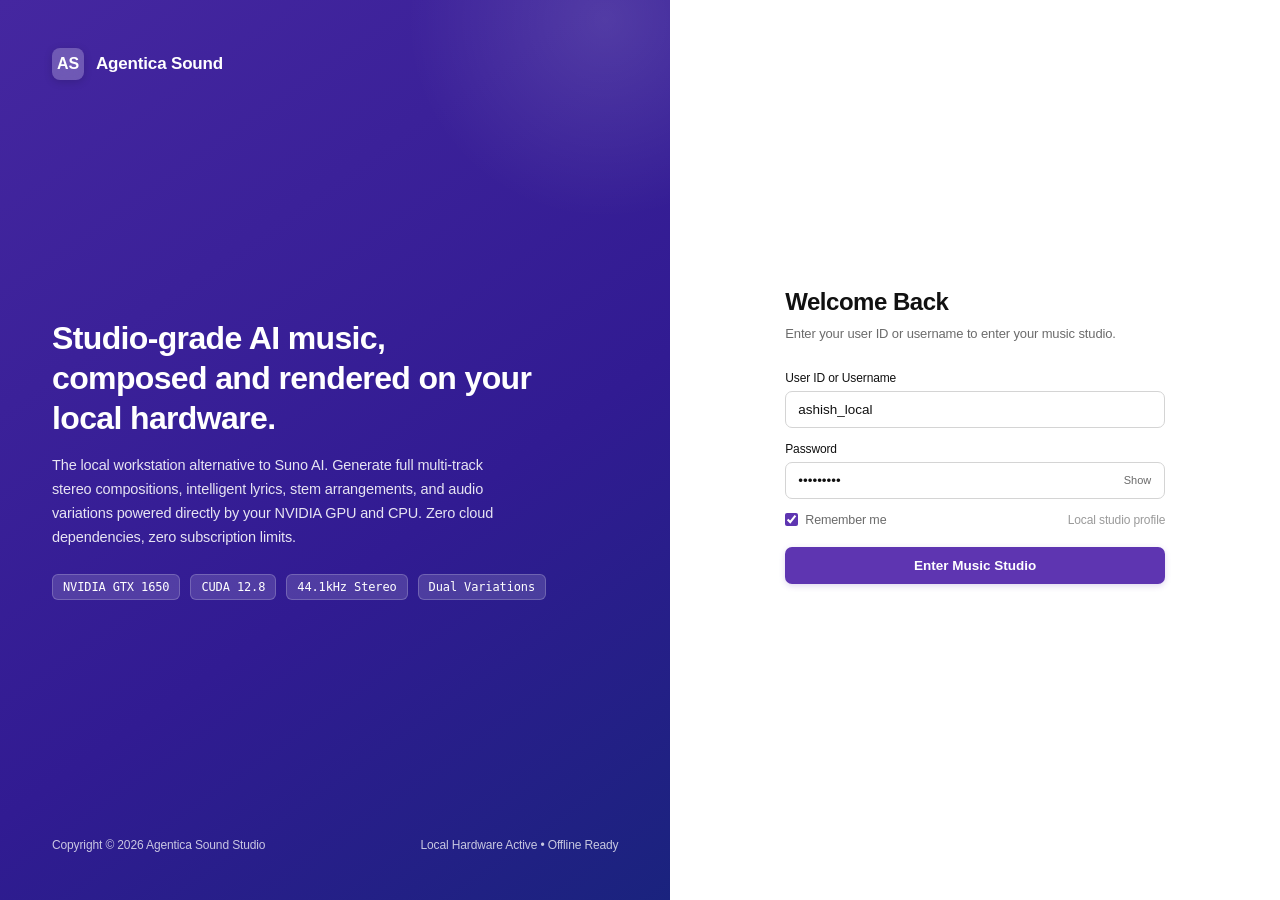
<file: frontend/index.html>
<!doctype html>
<html lang="en">
<head>
  <meta charset="utf-8" />
  <meta name="viewport" content="width=device-width, initial-scale=1" />
  <title>Agentica Sound — Suno AI Local Music Workstation</title>
  <link rel="stylesheet" href="static/css/app.css?v=3" />
</head>
<body>
  <div class="shell">
    <!-- ------------------------------------------------------- Left Sidebar -->
    <aside class="sidebar">
      <div class="brand">
        <span class="brand-glyph">AS</span> Agentica<span>Sound</span>
      </div>
      <div class="tagline">Suno AI Local Hardware Studio</div>

      <nav class="nav" id="nav">
        <button class="nav-btn active" data-view="studio">
          <svg class="icon-svg" width="14" height="14" viewBox="0 0 24 24" fill="none" stroke="currentColor" stroke-width="2"><path d="M9 18V5l12-2v13"></path><circle cx="6" cy="18" r="3"></circle><circle cx="18" cy="16" r="3"></circle></svg>
          <span>Studio (Create)</span>
        </button>
        <button class="nav-btn" data-view="library">
          <svg class="icon-svg" width="14" height="14" viewBox="0 0 24 24" fill="none" stroke="currentColor" stroke-width="2"><rect x="3" y="3" width="18" height="18" rx="2"></rect><line x1="3" y1="9" x2="21" y2="9"></line><line x1="9" y1="21" x2="9" y2="9"></line></svg>
          <span>Library</span>
        </button>
        <button class="nav-btn" data-view="lyrics">
          <svg class="icon-svg" width="14" height="14" viewBox="0 0 24 24" fill="none" stroke="currentColor" stroke-width="2"><path d="M12 20h9"></path><path d="M16.5 3.5a2.121 2.121 0 0 1 3 3L7 19l-4 1 1-4L16.5 3.5z"></path></svg>
          <span>Lyrics Lab</span>
        </button>
        <button class="nav-btn" data-view="hardware">
          <svg class="icon-svg" width="14" height="14" viewBox="0 0 24 24" fill="none" stroke="currentColor" stroke-width="2"><rect x="4" y="4" width="16" height="16" rx="2"></rect><rect x="9" y="9" width="6" height="6"></rect><line x1="9" y1="1" x2="9" y2="4"></line><line x1="15" y1="1" x2="15" y2="4"></line><line x1="9" y1="20" x2="9" y2="23"></line><line x1="15" y1="20" x2="15" y2="23"></line><line x1="20" y1="9" x2="23" y2="9"></line><line x1="20" y1="14" x2="23" y2="14"></line><line x1="1" y1="9" x2="4" y2="9"></line><line x1="1" y1="14" x2="4" y2="14"></line></svg>
          <span>Hardware & GPU</span>
        </button>
        <button class="nav-btn" data-view="models">
          <svg class="icon-svg" width="14" height="14" viewBox="0 0 24 24" fill="none" stroke="currentColor" stroke-width="2"><path d="M21 15v4a2 2 0 0 1-2 2H5a2 2 0 0 1-2-2v-4"></path><polyline points="7 10 12 15 17 10"></polyline><line x1="12" y1="15" x2="12" y2="3"></line></svg>
          <span>Model Manager</span>
        </button>
        <button class="nav-btn" data-view="settings">
          <svg class="icon-svg" width="14" height="14" viewBox="0 0 24 24" fill="none" stroke="currentColor" stroke-width="2"><circle cx="12" cy="12" r="3"></circle><path d="M19.4 15a1.65 1.65 0 0 0 .33 1.82l.06.06a2 2 0 0 1 0 2.83 2 2 0 0 1-2.83 0l-.06-.06a1.65 1.65 0 0 0-1.82-.33 1.65 1.65 0 0 0-1 1.51V21a2 2 0 0 1-2 2 2 2 0 0 1-2-2v-.09A1.65 1.65 0 0 0 9 19.4a1.65 1.65 0 0 0-1.82.33l-.06.06a2 2 0 0 1-2.83 0 2 2 0 0 1 0-2.83l.06-.06a1.65 1.65 0 0 0 .33-1.82 1.65 1.65 0 0 0-1.51-1H3a2 2 0 0 1-2-2 2 2 0 0 1 2-2h.09A1.65 1.65 0 0 0 4.6 9a1.65 1.65 0 0 0-.33-1.82l-.06-.06a2 2 0 0 1 0-2.83 2 2 0 0 1 2.83 0l.06.06a1.65 1.65 0 0 0 1.82.33H9a1.65 1.65 0 0 0 1-1.51V3a2 2 0 0 1 2-2 2 2 0 0 1 2 2v.09a1.65 1.65 0 0 0 1 1.51 1.65 1.65 0 0 0 1.82-.33l.06-.06a2 2 0 0 1 2.83 0 2 2 0 0 1 0 2.83l-.06.06a1.65 1.65 0 0 0-.33 1.82V9a1.65 1.65 0 0 0 1.51 1H21a2 2 0 0 1 2 2 2 2 0 0 1-2 2h-.09a1.65 1.65 0 0 0-1.51 1z"></path></svg>
          <span>Audio Settings</span>
        </button>
      </nav>

      <div class="spacer"></div>

      <!-- Live GPU status preview card -->
      <div class="sidebar-hw">
        <div class="hw-title">
          <span>Local Hardware</span>
          <span class="dot dot-run"></span>
        </div>
        <div class="hw-name" id="sidebar-gpu-name">NVIDIA GTX 1650</div>
        <div class="hw-bar">
          <div class="hw-bar-fill" id="sidebar-vram-fill"></div>
        </div>
      </div>

      <!-- User ID representation at lower left (as requested) -->
      <div class="account">
        <div class="avatar" id="holder-avatar">AL</div>
        <div class="who">
          <div class="name" id="holder-name">ashish_local</div>
          <div class="role" id="holder-role">GTX 1650 &bull; Studio Master</div>
        </div>
        <button class="link-btn" id="btn-logout" title="Sign out of local studio">Sign out</button>
      </div>
    </aside>

    <!-- ------------------------------------------------------ Center Main -->
    <main class="main">
      <div class="head">
        <div class="head-left">
          <h1 id="view-title">Create Music Studio</h1>
          <span class="badge-status">
            <span class="dot dot-run"></span> CUDA &bull; GTX 1650 ONLINE
          </span>
        </div>
        <div class="clock" id="clock">00:00:00</div>
      </div>

      <!-- Top Metric Cards -->
      <div class="cards">
        <div class="card">
          <div class="k">Tracks Generated</div>
          <div class="v" id="card-total">0</div>
        </div>
        <div class="card">
          <div class="k">GPU Hardware</div>
          <div class="v" id="card-gpu">GTX 1650</div>
        </div>
        <div class="card">
          <div class="k">VRAM Allocation</div>
          <div class="v small" id="card-vram">Calculating...</div>
        </div>
        <div class="card">
          <div class="k">Active Audio Engine</div>
          <div class="v small" id="card-engine">Neural-Synth + PyTorch</div>
        </div>
      </div>

      <!-- VIEW: Studio (Create) -->
      <section class="view active" id="view-studio">
        <div class="create-panel">
          <div class="mode-switch">
            <button class="mode-btn active" id="mode-simple" type="button">Simple Mode</button>
            <button class="mode-btn" id="mode-custom" type="button">Custom Lyrics Mode</button>
          </div>

          <!-- Hardware Execution Mode Architecture Toggle -->
          <div class="hw-mode-section">
            <div class="hw-mode-header">
              <span>Hardware Execution & Offload Architecture</span>
              <span id="active-hw-badge" class="badge" style="background:var(--accent-soft); color:var(--accent); font-weight:600; padding:2px 8px; border-radius:4px; font-size:11px;">Hybrid Offload Active</span>
            </div>
            <div class="hw-mode-grid">
              <button type="button" class="hw-mode-pill active" data-mode="hybrid">
                <span class="hw-pill-title">Hybrid Offload</span>
                <span class="hw-pill-sub">GPU + CPU + System RAM</span>
              </button>
              <button type="button" class="hw-mode-pill" data-mode="gpu_only">
                <span class="hw-pill-title">Dedicated GPU</span>
                <span class="hw-pill-sub">FP16 CUDA VRAM Only</span>
              </button>
              <button type="button" class="hw-mode-pill" data-mode="cpu_only">
                <span class="hw-pill-title">CPU & RAM Only</span>
                <span class="hw-pill-sub">Multithread (0MB VRAM)</span>
              </button>
              <button type="button" class="hw-mode-pill" data-mode="neural_synth">
                <span class="hw-pill-title">Neural Synth</span>
                <span class="hw-pill-sub">Built-in DSP Engine</span>
              </button>
            </div>
            <div class="hw-mode-status-note" id="hw-mode-note">
              <svg width="12" height="12" viewBox="0 0 24 24" fill="currentColor"><path d="M12 2C6.48 2 2 6.48 2 12s4.48 10 10 10 10-4.48 10-10S17.52 2 12 2zm1 15h-2v-6h2v6zm0-8h-2V7h2v2z"/></svg>
              <span>Hybrid Mode: Balances GTX 1650 (4GB VRAM) and 16GB System RAM to guarantee zero out-of-memory errors on large audio models.</span>
            </div>
          </div>

          <!-- AI Musical Director & Big Model Blueprint Composer -->
          <div class="llm-director-box">
            <div class="llm-director-top">
              <div class="llm-director-title">
                <svg width="15" height="15" viewBox="0 0 24 24" fill="none" stroke="currentColor" stroke-width="2"><path d="M12 2a10 10 0 0 1 10 10c0 4.42-2.87 8.17-6.84 9.5-.5.09-.68-.22-.68-.48v-1.7c0-.5-.17-.98-.5-1.34 2.8-.32 5.75-1.4 5.75-6.23 0-1.38-.49-2.5-1.3-3.38.13-.32.56-1.6-.13-3.34 0 0-1.06-.34-3.48 1.3A12.06 12.06 0 0 0 12 6.05c-1.07 0-2.14.15-3.14.43-2.42-1.64-3.48-1.3-3.48-1.3-.69 1.74-.26 3.02-.13 3.34-.81.88-1.3 2-1.3 3.38 0 4.85 2.94 5.91 5.74 6.23-.42.45-.58 1.05-.58 1.68v2.5c0 .27-.19.58-.69.48A10.01 10.01 0 0 1 2 12 10 10 0 0 1 12 2z"/></svg>
                <span>AI Musical Director (Big Model Blueprint Composer)</span>
              </div>
              <div class="llm-actions-row">
                <button type="button" class="btn-llm-cfg-toggle" id="btn-toggle-llm-cfg">Configure LLM Engine</button>
                <button type="button" class="btn-llm-compose" id="btn-llm-compose">
                  <svg width="13" height="13" viewBox="0 0 24 24" fill="none" stroke="currentColor" stroke-width="2"><polygon points="12 2 15.09 8.26 22 9.27 17 14.14 18.18 21.02 12 17.77 5.82 21.02 7 14.14 2 9.27 8.91 8.26 12 2"></polygon></svg>
                  Auto-Compose Blueprint
                </button>
              </div>
            </div>

            <p style="font-size:11.5px; color:var(--text-dim); margin:0;">
              Offload lyrics, chords, tempo, tone, and arrangement to Big Cloud/Local Models (NVIDIA NIM, Ollama, LM Studio) to conserve local GPU VRAM solely for audio generation.
            </p>

            <!-- Collapsible LLM Config Panel -->
            <div class="llm-config-panel" id="llm-config-panel">
              <div style="display:flex; justify-content:space-between; align-items:center; margin-bottom:10px;">
                <strong style="font-size:12px;">LLM Intelligence Configuration</strong>
                <span id="llm-test-badge" class="badge" style="background:var(--surface2); color:var(--dim); font-size:10.5px; padding:2px 6px;">Not Tested</span>
              </div>
              <div style="display:grid; grid-template-columns: 1fr 1fr; gap:10px; margin-bottom:10px;">
                <div class="field" style="margin:0;">
                  <label style="font-size:11px;">Provider</label>
                  <select id="llm-provider-select" style="font-size:12px; padding:6px 8px; width:100%; border:1px solid var(--border-strong); border-radius:5px;">
                    <option value="nvidia">NVIDIA NIM API (Nemotron / Llama / GLM / DeepSeek)</option>
                    <option value="ollama">Ollama Local Engine (127.0.0.1:11434)</option>
                    <option value="lm_studio">LM Studio Local Engine (127.0.0.1:1234)</option>
                    <option value="openai">OpenAI-Compatible Custom Endpoint</option>
                    <option value="offline" selected>Agentica Music Theorist (Offline Fallback)</option>
                  </select>
                </div>
                <div class="field" style="margin:0;">
                  <label style="font-size:11px;">Model Identifier</label>
                  <input type="text" id="llm-model-input" placeholder="meta/llama-3.1-70b-instruct or llama3" style="font-size:12px; padding:6px 8px; width:100%; border:1px solid var(--border-strong); border-radius:5px;" />
                </div>
              </div>

              <div id="llm-key-row" style="margin-bottom:10px;">
                <label style="font-size:11px; display:block; margin-bottom:4px;">API Key (NVIDIA NIM / OpenAI)</label>
                <input type="password" id="llm-api-key-input" placeholder="nvapi-... or sk-..." style="font-size:12px; padding:6px 8px; width:100%; border:1px solid var(--border-strong); border-radius:5px; font-family:var(--mono);" />
              </div>

              <div id="llm-url-row" style="display:none; margin-bottom:10px;">
                <label style="font-size:11px; display:block; margin-bottom:4px;">Endpoint Base URL</label>
                <input type="text" id="llm-base-url-input" placeholder="http://127.0.0.1:11434 or http://127.0.0.1:1234/v1" style="font-size:12px; padding:6px 8px; width:100%; border:1px solid var(--border-strong); border-radius:5px; font-family:var(--mono);" />
              </div>

              <div style="display:flex; justify-content:space-between; align-items:center; flex-wrap:wrap; gap:8px;">
                <div style="display:flex; gap:6px; flex-wrap:wrap;">
                  <button type="button" class="btn-tag" id="tag-llama">Llama 3.1 70B</button>
                  <button type="button" class="btn-tag" id="tag-nemotron">Nemotron 340B</button>
                  <button type="button" class="btn-tag" id="tag-deepseek">DeepSeek</button>
                  <button type="button" class="btn-tag" id="tag-glm">GLM 4</button>
                </div>
                <div style="display:flex; gap:8px;">
                  <button type="button" class="btn-secondary" id="btn-test-llm" style="padding:5px 12px; font-size:11.5px;">Test Connection</button>
                  <button type="button" class="btn-primary" id="btn-save-llm-cfg" style="width:auto; padding:5px 14px; font-size:11.5px;">Save Config</button>
                </div>
              </div>
            </div>

            <!-- Blueprint Card Preview -->
            <div class="blueprint-card" id="blueprint-card">
              <div style="display:flex; justify-content:space-between; align-items:center;">
                <strong style="color:var(--accent);" id="blueprint-title">Song Blueprint Loaded</strong>
                <span style="font-size:11px; color:var(--dim);" id="blueprint-source">Composed by AI Musical Director</span>
              </div>
              <div class="blueprint-badges" id="blueprint-badges">
                <span class="blueprint-pill" id="bp-chords">Chords: Am - F - C - G</span>
                <span class="blueprint-pill" id="bp-tempo">Tempo: 124 BPM</span>
                <span class="blueprint-pill" id="bp-key">Key: A Minor</span>
                <span class="blueprint-pill" id="bp-tone">Tone: Melodic & Atmospheric</span>
              </div>
            </div>
          </div>

          <!-- Title Input -->
          <div class="field" style="margin-bottom:12px;">
            <label for="title-input">Song Title (Optional)</label>
            <input type="text" id="title-input" placeholder="e.g. Neon Horizon, Rainy Tokyo, Cybernetic Heartbeat..." />
          </div>

          <!-- Prompt description -->
          <div class="field">
            <label for="prompt-input">Song Description & Prompt</label>
            <textarea class="prompt-area" id="prompt-input" rows="3" placeholder="Describe the mood, style, genre, instruments and vibe (e.g. 80s retro synthwave with punchy drums, driving arpeggiated bass and soaring analog leads)...">80s retro synthwave with analog synthesizer arpeggio, neon city night drive, punchy drums and melodic lead</textarea>
          </div>

          <!-- Genre Quick Pills -->
          <label style="font-size:11.5px; font-weight:500; color:var(--muted);">Style & Genre Presets</label>
          <div class="genre-pills">
            <button class="pill active" data-genre="Synthwave" type="button">Synthwave</button>
            <button class="pill" data-genre="Lo-Fi" type="button">Lo-Fi Chillhop</button>
            <button class="pill" data-genre="Cyberpunk" type="button">Cyberpunk</button>
            <button class="pill" data-genre="Cinematic Epic" type="button">Cinematic Epic</button>
            <button class="pill" data-genre="Deep House" type="button">Deep House</button>
            <button class="pill" data-genre="Rock" type="button">Rock / Metal</button>
            <button class="pill" data-genre="Acoustic Pop" type="button">Acoustic Pop</button>
            <button class="pill" data-genre="Ambient Dream" type="button">Ambient Dream</button>
          </div>

          <!-- Custom Lyrics Section -->
          <div id="custom-lyrics-section" style="display:none; margin-top:14px;">
            <div class="lyrics-bar">
              <label style="font-size:12px; font-weight:600;">Lyrics & Structure</label>
              <div style="display:flex; gap:8px;">
                <div class="tag-helpers">
                  <button class="btn-tag" data-tag="[Verse]" type="button">[Verse]</button>
                  <button class="btn-tag" data-tag="[Chorus]" type="button">[Chorus]</button>
                  <button class="btn-tag" data-tag="[Bridge]" type="button">[Bridge]</button>
                  <button class="btn-tag" data-tag="[Guitar Solo]" type="button">[Solo]</button>
                  <button class="btn-tag" data-tag="[Outro]" type="button">[Outro]</button>
                </div>
                <button class="btn-ai-lyrics" id="btn-ai-lyrics" type="button">Auto-Write Lyrics</button>
              </div>
            </div>
            <textarea class="lyrics-area" id="lyrics-input" rows="6" placeholder="Enter custom lyrics with structure tags like [Verse 1], [Chorus], [Outro] or click 'Auto-Write Lyrics' above..."></textarea>
          </div>

          <!-- Audio & Hardware Parameters -->
          <div class="gen-params">
            <div class="param-box">
              <label for="param-dur">Duration</label>
              <select id="param-dur">
                <option value="15">15 Seconds (Preview)</option>
                <option value="30" selected>30 Seconds (Standard)</option>
                <option value="60">60 Seconds (Full Track)</option>
                <option value="90">90 Seconds (Extended)</option>
                <option value="120">120 Seconds (2 Minutes)</option>
                <option value="custom">Custom Duration...</option>
              </select>
              <div id="custom-dur-wrap" style="display:none; margin-top:5px;">
                <input type="number" id="param-custom-dur" min="5" max="360" value="45" placeholder="Enter seconds (5-360)" style="padding:6px 9px; font-size:12px; width:100%; border:1px solid var(--border-strong); border-radius:6px; background:#fff;" />
              </div>
            </div>
            <div class="param-box">
              <label for="param-bpm">Tempo (BPM)</label>
              <input type="number" id="param-bpm" value="124" min="50" max="200" />
            </div>
            <div class="param-box">
              <label for="param-key">Musical Key</label>
              <select id="param-key">
                <option value="A Minor" selected>A Minor</option>
                <option value="C Major">C Major</option>
                <option value="D Minor">D Minor</option>
                <option value="F Major">F Major</option>
                <option value="G Major">G Major</option>
                <option value="E Minor">E Minor</option>
              </select>
            </div>
            <div class="param-box">
              <label for="param-engine">Hardware Engine</label>
              <select id="param-engine">
                <option value="Local Neural-Synth" selected>Local High-Fi Neural Synth (44.1kHz)</option>
                <option value="MusicGen-Small">PyTorch MusicGen (Meta)</option>
              </select>
            </div>
          </div>

          <!-- Bottom create triggers -->
          <div class="create-footer">
            <div style="display:flex; gap:18px;">
              <label class="checkbox-label">
                <input type="checkbox" id="chk-variations" checked />
                <span>Generate 2 Variations (Suno Mode)</span>
              </label>
              <label class="checkbox-label">
                <input type="checkbox" id="chk-instrumental" />
                <span>Instrumental (Pure Music)</span>
              </label>
            </div>

            <button class="btn-create" id="btn-create" type="button">Create Music</button>
          </div>

          <!-- Generation Progress Indicator -->
          <div class="gen-progress" id="gen-progress">
            <div style="display:flex; justify-content:space-between; font-size:12px; font-weight:600; color:var(--accent);">
              <span id="gen-status-text">Synthesizing audio on local hardware...</span>
              <span class="dot dot-run"></span>
            </div>
            <div class="bar">
              <div class="bar-fill"></div>
            </div>
          </div>
        </div>
      </section>

      <!-- VIEW: Library -->
      <section class="view" id="view-library">
        <div style="background:#fff; border:1px solid var(--border); border-radius:8px; padding:16px;">
          <div style="display:flex; justify-content:space-between; align-items:center; margin-bottom:14px;">
            <h2 style="font-size:15px; margin:0;">Track Library</h2>
            <input type="text" id="library-search-input" placeholder="Search by title, genre, key..." style="padding:6px 12px; font-size:12px; border:1px solid var(--border-strong); border-radius:6px; width:250px;" />
          </div>
          <table style="width:100%; border-collapse:collapse;">
            <thead>
              <tr style="border-bottom:1px solid var(--border); text-align:left; font-size:11px; color:var(--dim);">
                <th style="padding:8px 4px;">#</th>
                <th style="padding:8px 4px;">Title</th>
                <th style="padding:8px 4px;">Genre</th>
                <th style="padding:8px 4px;">BPM</th>
                <th style="padding:8px 4px;">Key</th>
                <th style="padding:8px 4px;">Duration</th>
                <th style="padding:8px 4px;">Actions</th>
              </tr>
            </thead>
            <tbody id="library-tbody"></tbody>
          </table>
        </div>
      </section>

      <!-- VIEW: Lyrics Lab & AI Music Consultant -->
      <section class="view" id="view-lyrics">
        <div class="consultant-container">
          <!-- Left Column: Talk with AI Music Producer -->
          <div class="consultant-panel">
            <div class="consultant-title">
              <h2>Talk with AI Music Producer</h2>
              <span class="badge" style="background:var(--accent-soft); color:var(--accent); font-weight:600; font-size:11px; padding:3px 8px; border-radius:4px;">Creative Director</span>
            </div>
            <p style="color:var(--muted); font-size:12px; margin-bottom:14px; line-height:1.5;">
              Discuss your music ideas with the AI (powered by Grok, NVIDIA NIM, or OpenAI). Ask for musical direction, chord advice, mood suggestions, and have it craft full structured lyrics tailored for your local hardware model.
            </p>

            <div class="field">
              <label for="consult-prompt-input">Music Concept, Story & Vision</label>
              <textarea class="prompt-area" id="consult-prompt-input" rows="3" placeholder="Describe the vibe, story, or feeling of the song (e.g. Midnight neon highway drive in the rain, yearning for freedom with nostalgic analog synthesizers)...">Midnight neon highway drive in the rain, yearning for freedom with nostalgic analog synthesizers</textarea>
            </div>

            <div class="field">
              <label for="consult-genre-input">Musical Genre & Style</label>
              <input type="text" id="consult-genre-input" value="Synthwave" placeholder="e.g. Synthwave, Lo-Fi Chillhop, Cyberpunk, Cinematic, Rock..." />
            </div>

            <div class="field">
              <label for="consult-notes-input">Consultation Questions & Creative Direction</label>
              <textarea class="prompt-area" id="consult-notes-input" rows="3" placeholder="Ask specific questions or outline what kind of feedback you want (e.g. What chords and tempo should I use? Suggest arrangement dynamics and write catchy, poetic lyrics for verse and chorus)...">What chords and tempo should I use? Suggest arrangement dynamics and write catchy, poetic lyrics for verse and chorus.</textarea>
            </div>

            <button class="btn-primary" id="btn-consult-ai" style="width:100%; padding:11px; font-size:13px; font-weight:700; margin-top:6px;" type="button">
              <svg width="14" height="14" viewBox="0 0 24 24" fill="none" stroke="currentColor" stroke-width="2" style="vertical-align:-2px; margin-right:6px;"><path d="M21 15a2 2 0 0 1-2 2H7l-4 4V5a2 2 0 0 1 2-2h14a2 2 0 0 1 2 2z"></path></svg>
              Talk with AI & Get Musical Feedback
            </button>
          </div>

          <!-- Right Column: AI Producer Feedback & Generated Lyrics -->
          <div class="consultant-panel">
            <div class="consultant-title">
              <h2>Producer Feedback & Structured Lyrics</h2>
              <span id="consult-provider-badge" class="badge" style="background:var(--surface2); color:var(--text-dim); font-size:10.5px; padding:3px 7px; border-radius:4px;">Awaiting Prompt</span>
            </div>

            <!-- Feedback Card -->
            <label style="font-size:11.5px; font-weight:600; color:var(--text-dim); display:block; margin-bottom:6px;">Producer Musical Guidance & Arrangement:</label>
            <div class="producer-feedback-box" id="consult-feedback-box">
              Click <strong>"Talk with AI & Get Musical Feedback"</strong> to receive personalized advice on chords, BPM, key, sound design, and arrangement dynamics from your configured AI model.
            </div>

            <!-- Structured Lyrics Monospace Editor -->
            <div style="display:flex; justify-content:space-between; align-items:center; margin-bottom:6px;">
              <label style="font-size:11.5px; font-weight:600; color:var(--text-dim);">Structured Song Lyrics:</label>
              <div class="tag-helpers">
                <button class="btn-tag" data-tag="[Verse]" type="button" onclick="insertConsultTag('[Verse]')">[Verse]</button>
                <button class="btn-tag" data-tag="[Chorus]" type="button" onclick="insertConsultTag('[Chorus]')">[Chorus]</button>
                <button class="btn-tag" data-tag="[Bridge]" type="button" onclick="insertConsultTag('[Bridge]')">[Bridge]</button>
                <button class="btn-tag" data-tag="[Outro]" type="button" onclick="insertConsultTag('[Outro]')">[Outro]</button>
              </div>
            </div>
            <textarea class="lyrics-area" id="consult-lyrics-editor" rows="10" placeholder="Generated lyrics will appear here ready to review and edit..."></textarea>

            <!-- The Hardware Bridge Button -->
            <button class="btn-feed-hardware" id="btn-feed-to-hardware" type="button">
              <svg width="15" height="15" viewBox="0 0 24 24" fill="none" stroke="currentColor" stroke-width="2.2"><path d="M5 12h14M12 5l7 7-7 7"/></svg>
              Feed Lyrics & Blueprint to Local Hardware Model & Create Music
            </button>
          </div>
        </div>
      </section>

      <!-- VIEW: Hardware & GPU -->
      <section class="view" id="view-hardware">
        <div style="background:#fff; border:1px solid var(--border); border-radius:8px; padding:20px;">
          <h2 style="font-size:15px; margin:0 0 10px;">Local Hardware Diagnostics</h2>
          <p style="color:var(--muted); font-size:12.5px; margin-bottom:16px;">
            Real-time NVIDIA GPU, CUDA driver, and system memory telemetry.
          </p>
          <div id="hw-full-gpu" style="font-family:var(--mono); font-size:12.5px; line-height:1.8; background:var(--surface2); padding:16px; border-radius:6px;">
            Loading hardware diagnostics...
          </div>
        </div>
      </section>

      <!-- VIEW: Model Manager -->
      <section class="view" id="view-models">
        <div style="background:#fff; border:1px solid var(--border); border-radius:8px; padding:20px;">
          <div style="display:flex; justify-content:space-between; align-items:center; margin-bottom:8px;">
            <div>
              <h2 style="font-size:15px; margin:0 0 4px;">Model Management & Direct Hugging Face Storage</h2>
              <p style="color:var(--muted); font-size:12px; margin:0;">
                Directly connect, download, and bind models into codebase storage (<code>storage/models/</code>) with zero manual configuration.
              </p>
            </div>
            <span class="badge" style="background:var(--accent-soft); color:var(--accent); font-weight:600; padding:4px 10px; border-radius:5px;" id="badge-active-model-view">Active: Built-in + Hybrid</span>
          </div>

          <!-- Direct Hugging Face Repository Linkage Card -->
          <div class="hf-dl-card">
            <strong style="font-size:13px; color:var(--text);">Direct Hugging Face Repository Linkage</strong>
            <p style="font-size:11.5px; color:var(--muted); margin:4px 0 10px;">
              Enter any Hugging Face repository ID. Weights will be downloaded directly to <code>storage/models/{repo_id}</code> and bound to the studio generation pipeline automatically.
            </p>
            
            <div class="hf-input-row">
              <input type="text" id="hf-repo-input" value="facebook/musicgen-small" placeholder="Enter repo ID (e.g. facebook/musicgen-small or https://huggingface.co/facebook/musicgen-small)" />
              <button class="btn-primary" id="btn-hf-download" style="width:auto; padding:8px 18px; font-size:12px;" type="button">Download to Codebase</button>
            </div>

            <div style="display:flex; gap:8px; align-items:center; flex-wrap:wrap; margin-bottom:10px;">
              <span style="font-size:11px; color:var(--dim);">Quick Presets:</span>
              <button type="button" class="hf-preset-btn" data-repo="facebook/musicgen-small">facebook/musicgen-small (1.2 GB - Fits 4GB VRAM)</button>
              <button type="button" class="hf-preset-btn" data-repo="facebook/musicgen-medium">facebook/musicgen-medium (3.3 GB - Hybrid Offload)</button>
              <button type="button" class="hf-preset-btn" data-repo="reach-vb/musicgen-song-generation">reach-vb/musicgen-song-generation</button>
            </div>

            <!-- Download Progress Indicator -->
            <div id="hf-dl-progress-box" style="display:none; background:var(--surface2); border:1px solid var(--border); border-radius:6px; padding:12px; margin-top:10px;">
              <div style="display:flex; justify-content:space-between; font-size:11.5px; font-weight:600; margin-bottom:6px;">
                <span id="hf-dl-status-text">Connecting to Hugging Face CDN...</span>
                <span id="hf-dl-pct">0%</span>
              </div>
              <div style="height:6px; background:#e0e0e0; border-radius:3px; overflow:hidden;">
                <div id="hf-dl-bar-fill" style="height:100%; width:5%; background:var(--accent); transition:width 0.3s ease;"></div>
              </div>
            </div>
          </div>

          <!-- Installed Local Models in storage/models -->
          <div style="margin-top:20px;">
            <div style="display:flex; justify-content:space-between; align-items:center; margin-bottom:12px;">
              <strong style="font-size:13px;">Installed & Bound Models (storage/models/)</strong>
              <button class="btn-secondary" id="btn-refresh-models" style="padding:4px 10px; font-size:11px;" type="button">Refresh List</button>
            </div>
            
            <div id="installed-models-list" class="model-cards" style="display:flex; flex-direction:column; gap:10px;">
              <!-- Populated dynamically by JS -->
              <div style="color:var(--dim); font-size:12px; padding:12px; text-align:center;">Scanning storage/models...</div>
            </div>
          </div>
        </div>
      </section>

      <!-- VIEW: Settings -->
      <section class="view" id="view-settings">
        <!-- AI Intelligence & Lyrics Director API Configuration Card -->
        <div class="settings-section-card">
          <div style="display:flex; justify-content:space-between; align-items:center; margin-bottom:6px;">
            <h2 class="settings-section-title">AI Intelligence & Lyrics Director API</h2>
            <span id="settings-api-badge" class="api-badge">
              <span class="dot dot-stop"></span> Not Connected
            </span>
          </div>
          <p class="settings-section-desc">
            Connect to <strong>xAI Grok API</strong>, <strong>NVIDIA NIM API</strong>, <strong>OpenAI API</strong>, or local LLM engines. This API is used exclusively for lyrics generation, musical feedback, and chord blueprint composition, keeping your local NVIDIA GTX 1650 and RAM solely dedicated to generating audio.
          </p>

          <div class="settings-grid-2">
            <div class="field" style="margin:0;">
              <label for="settings-provider-select">API Provider</label>
              <select id="settings-provider-select">
                <option value="grok">xAI Grok API (api.x.ai)</option>
                <option value="nvidia">NVIDIA NIM API (integrate.api.nvidia.com)</option>
                <option value="openai">OpenAI API (api.openai.com)</option>
                <option value="ollama">Ollama Local Engine (127.0.0.1:11434)</option>
                <option value="lm_studio">LM Studio Local Engine (127.0.0.1:1234)</option>
                <option value="custom">Custom OpenAI-Compatible API</option>
                <option value="offline">Built-in Offline Music Theorist (Fallback)</option>
              </select>
            </div>

            <div class="field" style="margin:0;">
              <label for="settings-preset-models">Select Free or Recommended Model</label>
              <select id="settings-preset-models">
                <option value="" disabled selected>-- Choose a recommended model --</option>
                <optgroup label="xAI Grok Models">
                  <option value="grok-beta">grok-beta (Flagship Grok)</option>
                  <option value="grok-2-mini">grok-2-mini (Fast & Cost Effective)</option>
                  <option value="grok-2">grok-2 (Advanced Reasoning)</option>
                  <option value="grok-vision-beta">grok-vision-beta</option>
                </optgroup>
                <optgroup label="NVIDIA NIM (Free Credits)">
                  <option value="meta/llama-3.1-8b-instruct">meta/llama-3.1-8b-instruct (Fast & Free)</option>
                  <option value="meta/llama-3.1-70b-instruct">meta/llama-3.1-70b-instruct (High Quality)</option>
                  <option value="nvidia/nemotron-4-340b-instruct">nvidia/nemotron-4-340b-instruct (Deep Reasoning)</option>
                  <option value="deepseek-ai/deepseek-coder-33b-instruct">deepseek-ai/deepseek-coder-33b-instruct</option>
                  <option value="THUDM/glm-4-9b-chat">THUDM/glm-4-9b-chat (GLM 4)</option>
                  <option value="mistralai/mixtral-8x7b-instruct-v0.1">mistralai/mixtral-8x7b-instruct-v0.1</option>
                </optgroup>
                <optgroup label="OpenAI Models">
                  <option value="gpt-4o-mini">gpt-4o-mini (Free / Low Cost Tier)</option>
                  <option value="gpt-4o">gpt-4o (Omni Flagship)</option>
                  <option value="gpt-3.5-turbo">gpt-3.5-turbo</option>
                </optgroup>
                <optgroup label="Local Ollama / LM Studio">
                  <option value="llama3">llama3</option>
                  <option value="mistral">mistral</option>
                  <option value="deepseek-r1">deepseek-r1</option>
                  <option value="qwen2.5">qwen2.5</option>
                </optgroup>
              </select>
            </div>
          </div>

          <div class="field" style="margin-bottom:14px;">
            <label for="settings-model-input">Model Name (Selected from above or paste any custom model string)</label>
            <input type="text" id="settings-model-input" placeholder="e.g. grok-beta, grok-2-mini, meta/llama-3.1-70b-instruct or custom model ID" style="font-family:var(--mono);" />
            <div class="quick-models-bar">
              <span style="font-size:10.5px; color:var(--dim); align-self:center;">Quick Paste:</span>
              <button type="button" class="btn-quick-model" data-m="grok-2-mini">grok-2-mini</button>
              <button type="button" class="btn-quick-model" data-m="grok-beta">grok-beta</button>
              <button type="button" class="btn-quick-model" data-m="meta/llama-3.1-8b-instruct">llama-3.1-8b (Free)</button>
              <button type="button" class="btn-quick-model" data-m="meta/llama-3.1-70b-instruct">llama-3.1-70b</button>
              <button type="button" class="btn-quick-model" data-m="nvidia/nemotron-4-340b-instruct">nemotron-340b</button>
              <button type="button" class="btn-quick-model" data-m="deepseek-ai/deepseek-coder-33b-instruct">deepseek</button>
              <button type="button" class="btn-quick-model" data-m="gpt-4o-mini">gpt-4o-mini</button>
            </div>
          </div>

          <div class="settings-grid-2">
            <div class="field" id="settings-key-field" style="margin:0;">
              <label for="settings-api-key-input">API Key (xAI Grok / NVIDIA NIM / OpenAI)</label>
              <div style="position:relative;">
                <input type="password" id="settings-api-key-input" placeholder="xai-... / nvapi-... / sk-..." style="font-family:var(--mono); padding-right:60px;" />
                <button type="button" id="btn-toggle-key-mask" style="position:absolute; right:8px; top:50%; transform:translateY(-50%); background:transparent; border:none; color:var(--muted); font-size:11px; cursor:pointer;">Show</button>
              </div>
            </div>

            <div class="field" style="margin:0;">
              <label for="settings-url-input">API Endpoint Base URL</label>
              <input type="text" id="settings-url-input" placeholder="https://api.x.ai/v1 or https://integrate.api.nvidia.com/v1" style="font-family:var(--mono);" />
            </div>
          </div>

          <div style="display:flex; justify-content:space-between; align-items:center; margin-top:16px; padding-top:14px; border-top:1px solid var(--border);">
            <div style="font-size:11.5px; color:var(--muted);" id="settings-status-note">
              Configured API will be used exclusively for lyrics and musical direction.
            </div>
            <div style="display:flex; gap:10px;">
              <button class="btn-secondary" id="settings-btn-test" style="padding:7px 16px; font-size:12px;" type="button">Test Connection</button>
              <button class="btn-primary" id="settings-btn-save" style="width:auto; padding:7px 20px; font-size:12px;" type="button">Save API Settings</button>
            </div>
          </div>
        </div>

        <!-- Studio Audio Settings Card -->
        <div class="settings-section-card">
          <h2 class="settings-section-title">Local Studio Audio & Storage Configuration</h2>
          <p class="settings-section-desc">Sample rates, bit depth, and storage paths for generated audio tracks.</p>
          <div class="field" style="max-width:360px;">
            <label>Output Sample Rate</label>
            <select>
              <option selected>44.1 kHz (CD / Studio Quality)</option>
              <option>32.0 kHz (MusicGen Native)</option>
              <option>48.0 kHz (Cinema High-Res)</option>
            </select>
          </div>
          <div class="field" style="max-width:360px;">
            <label>Audio Bit Depth</label>
            <select>
              <option selected>16-bit PCM Linear WAV</option>
              <option>24-bit PCM High Dynamics</option>
            </select>
          </div>
          <div class="field" style="max-width:420px;">
            <label>Local Storage Path</label>
            <input type="text" value="C:\git_boom\agentica-music\storage\tracks" readonly style="font-family:var(--mono); font-size:12px;" />
          </div>
        </div>
      </section>
    </main>

    <!-- --------------------------------- Right Panel: What You Have Generated & Play Options -->
    <aside class="right-panel">
      <div class="right-head">
        <h2>Generated Tracks</h2>
        <span class="track-count" id="right-track-count">0 Tracks</span>
      </div>

      <div class="right-content">
        <!-- Spotlight / Currently Playing Track -->
        <div class="spotlight-card">
          <div class="spotlight-top">
            <div class="spotlight-art">AS</div>
            <div class="spotlight-meta">
              <div class="spotlight-title" id="spotlight-title">Select a Track</div>
              <div class="spotlight-tags">
                <span id="spotlight-tags">Synthwave &bull; 124 BPM</span>
                <span class="badge-var" id="spotlight-var">V1</span>
              </div>
            </div>
          </div>

          <!-- Interactive Waveform Canvas -->
          <div class="waveform-box" id="waveform-box" title="Click anywhere on the waveform to seek audio">
            <canvas class="waveform-canvas" id="waveform-canvas"></canvas>
            <div class="waveform-progress" id="waveform-progress"></div>
          </div>

          <!-- Player Controls -->
          <div class="player-controls">
            <span class="time-display" id="time-curr">00:00</span>
            <div class="ctrl-buttons">
              <button class="btn-round" id="btn-restart" title="Restart track">
                <svg width="13" height="13" viewBox="0 0 24 24" fill="currentColor"><path d="M6 6h2v12H6zm3.5 6l8.5 6V6z"/></svg>
              </button>
              <button class="btn-round play-main" id="btn-spotlight-play" title="Play / Pause">
                <svg class="play-icon-svg" width="15" height="15" viewBox="0 0 24 24" fill="currentColor"><path d="M8 5v14l11-7z"/></svg>
              </button>
              <button class="btn-round" id="btn-loop" title="Toggle loop">
                <svg width="13" height="13" viewBox="0 0 24 24" fill="currentColor"><path d="M7 7h10v3l4-4-4-4v3H5v6h2V7zm10 10H7v-3l-4 4 4 4v-3h12v-6h-2v4z"/></svg>
              </button>
            </div>
            <span class="time-display" id="time-total">00:30</span>
          </div>

          <!-- Action Buttons -->
          <div class="spotlight-actions">
            <a class="btn-action" id="btn-dl-wav" href="#" download="track.wav">Download WAV</a>
            <button class="btn-action" id="btn-copy-prompt" type="button">Copy Prompt</button>
            <button class="btn-action" id="btn-view-lyrics" type="button">Lyrics</button>
          </div>
        </div>

        <!-- Generated Tracks History Playlist -->
        <div class="tracks-header">Library Playlist</div>
        <div class="track-list" id="track-list">
          <div style="color:var(--dim); font-size:12px; padding:10px; text-align:center;">Loading generated tracks...</div>
        </div>
      </div>
    </aside>
  </div>

  <!-- --------------------------------------- Persistent Floating Audio Dock -->
  <footer class="audio-dock" id="audio-dock" style="display:none;">
    <div class="dock-left">
      <div class="dock-art">AS</div>
      <div class="dock-meta">
        <div class="dock-title" id="dock-title">Track Title</div>
        <div class="dock-artist" id="dock-tags">Synthwave &bull; 124 BPM</div>
      </div>
    </div>

    <div class="dock-center">
      <div class="dock-ctrls">
        <button class="btn-round play-main" style="width:34px; height:34px;" id="dock-play">
          <svg class="dock-play-svg" width="13" height="13" viewBox="0 0 24 24" fill="currentColor"><path d="M8 5v14l11-7z"/></svg>
        </button>
      </div>
      <div class="dock-seek-row">
        <span class="dock-time" id="dock-time-curr">00:00</span>
        <input type="range" class="dock-slider" id="dock-slider" value="0" min="0" max="100" />
        <span class="dock-time" id="dock-time-total">00:30</span>
      </div>
    </div>

    <div class="dock-right">
      <div class="volume-row">
        <svg width="15" height="15" viewBox="0 0 24 24" fill="currentColor" style="color:var(--muted);"><path d="M3 9v6h4l5 5V4L7 9H3zm13.5 3c0-1.77-1.02-3.29-2.5-4.03v8.05c1.48-.73 2.5-2.25 2.5-4.02z"/></svg>
        <input type="range" class="volume-slider" id="volume-slider" value="85" min="0" max="100" />
      </div>
      <a class="btn-action" id="dock-dl" href="#" download style="padding:4px 8px; font-size:11px;">WAV</a>
    </div>
  </footer>

  <!-- Lyrics Modal -->
  <div class="modal-overlay" id="modal-lyrics">
    <div class="modal-card">
      <div class="modal-head">
        <h3>Song Lyrics & Structure</h3>
        <button class="link-btn" id="modal-close" style="font-size:16px;">&times;</button>
      </div>
      <div class="modal-body" id="modal-lyrics-text"></div>
    </div>
  </div>

  <!-- Scripts -->
  <script src="static/js/config.js?v=3"></script>
  <script src="static/js/api.js?v=3"></script>
  <script src="static/js/player.js?v=3"></script>
  <script src="static/js/app.js?v=3"></script>
  <script>
    // Authentication guard
    if (!getToken()) {
      window.location.href = "login.html";
    }
  </script>
</body>
</html>
</file>
<file: frontend/static/css/app.css>
:root {
  --bg: #ffffff;
  --surface: #fafafa;
  --surface2: #f4f4f5;
  --surface3: #ebebee;
  --border: #e5e5e5;
  --border-strong: #d4d4d4;
  --text: #111111;
  --text-dim: #444444;
  --muted: #6b6b6b;
  --dim: #9a9a9a;
  
  /* Music Studio Accent — Vibrant Electric Indigo / Violet */
  --accent: #5e35b1;
  --accent-hover: #512da8;
  --accent-soft: #f1edfa;
  --accent-glow: rgba(94, 53, 177, 0.18);
  
  --buy: #16a34a;
  --sell: #dc2626;
  --warn: #b45309;
  --cyan: #0284c7;
  
  --font: "Helvetica Neue", Helvetica, Arial, -apple-system, sans-serif;
  --mono: "SF Mono", Monaco, Inconsolata, "Fira Mono", "Droid Sans Mono", monospace;
  --sidebar-w: 230px;
  --right-panel-w: 380px;
}

* { box-sizing: border-box; }

html, body {
  margin: 0;
  height: 100%;
  background: var(--bg);
  color: var(--text);
  font-family: var(--font);
  font-size: 13px;
  letter-spacing: -0.01em;
  -webkit-font-smoothing: antialiased;
  -moz-osx-font-smoothing: grayscale;
  overflow: hidden;
}

button { font-family: inherit; font-size: inherit; cursor: pointer; }
a { color: var(--accent); text-decoration: none; }

/* ---------------------------------------------------------------- login --- */
.login-wrap {
  min-height: 100vh;
  display: grid;
  grid-template-columns: 1.1fr 1fr;
}

.login-brand {
  background: linear-gradient(145deg, #4527a0 0%, #311b92 60%, #1a237e 100%);
  color: #fff;
  padding: 48px 52px;
  display: flex;
  flex-direction: column;
  justify-content: space-between;
  position: relative;
  overflow: hidden;
}

.login-brand::after {
  content: "";
  position: absolute;
  top: -20%;
  right: -20%;
  width: 400px;
  height: 400px;
  background: radial-gradient(circle, rgba(255,255,255,0.12) 0%, transparent 70%);
  border-radius: 50%;
  pointer-events: none;
}

.login-brand .mark {
  display: flex;
  align-items: center;
  gap: 12px;
  font-size: 17px;
  font-weight: 700;
  letter-spacing: -0.01em;
}

.login-brand .mark .glyph {
  width: 32px;
  height: 32px;
  border-radius: 8px;
  background: rgba(255, 255, 255, 0.24);
  backdrop-filter: blur(8px);
  display: grid;
  place-items: center;
  font-size: 16px;
  font-weight: 700;
  box-shadow: 0 2px 8px rgba(0,0,0,0.15);
}

.login-brand .pitch h2 {
  font-size: 32px;
  line-height: 1.25;
  font-weight: 700;
  letter-spacing: -0.02em;
  margin: 0 0 16px;
  max-width: 15em;
}

.login-brand .pitch p {
  margin: 0 0 24px;
  font-size: 14.5px;
  line-height: 1.65;
  color: rgba(255, 255, 255, 0.88);
  max-width: 32em;
}

.login-brand .badges {
  display: flex;
  gap: 10px;
  flex-wrap: wrap;
}

.login-brand .badge {
  background: rgba(255, 255, 255, 0.15);
  border: 1px solid rgba(255, 255, 255, 0.2);
  padding: 5px 10px;
  border-radius: 6px;
  font-size: 12px;
  font-family: var(--mono);
}

.login-brand .foot {
  display: flex;
  justify-content: space-between;
  gap: 16px;
  font-size: 12px;
  color: rgba(255, 255, 255, 0.75);
}

.login-panel {
  display: grid;
  place-items: center;
  padding: 40px 24px;
  background: var(--bg);
}

.login-card {
  width: min(380px, 100%);
}

.login-card h1 {
  font-size: 24px;
  font-weight: 600;
  letter-spacing: -0.02em;
  margin: 0 0 8px;
}

.login-card .sub {
  color: var(--muted);
  font-size: 13px;
  line-height: 1.55;
  margin: 0 0 26px;
}

.field { margin-bottom: 14px; }
.field label {
  display: block;
  font-size: 12px;
  font-weight: 500;
  color: var(--text);
  margin-bottom: 6px;
}

.field .control { position: relative; }
.field input, .field select, .field textarea {
  width: 100%;
  padding: 10px 12px;
  border: 1px solid var(--border-strong);
  border-radius: 7px;
  background: var(--bg);
  color: var(--text);
  font-family: inherit;
  font-size: 13.5px;
  transition: border-color 0.15s ease;
}
.field input:focus, .field select:focus, .field textarea:focus {
  outline: none;
  border-color: var(--accent);
  box-shadow: 0 0 0 3px var(--accent-glow);
}
.field input.has-toggle { padding-right: 64px; }

.field .toggle {
  position: absolute;
  top: 50%;
  right: 6px;
  transform: translateY(-50%);
  border: none;
  background: transparent;
  color: var(--muted);
  font-size: 11px;
  font-weight: 500;
  padding: 6px 8px;
  border-radius: 5px;
}
.field .toggle:hover { background: var(--surface2); color: var(--text); }

.login-row {
  display: flex;
  align-items: center;
  justify-content: space-between;
  gap: 12px;
  margin: 4px 0 20px;
}
.login-row label {
  display: flex;
  align-items: center;
  gap: 7px;
  font-size: 12.5px;
  color: var(--muted);
  cursor: pointer;
}
.login-row input[type="checkbox"] { accent-color: var(--accent); margin: 0; }
.login-row .hint { font-size: 12px; color: var(--dim); }

.btn-primary {
  width: 100%;
  padding: 11px 14px;
  border: none;
  border-radius: 7px;
  background: var(--accent);
  color: #fff;
  font-weight: 600;
  font-size: 13.5px;
  display: flex;
  align-items: center;
  justify-content: center;
  gap: 8px;
  box-shadow: 0 2px 6px rgba(94, 53, 177, 0.2);
  transition: all 0.15s ease;
}
.btn-primary:hover:not(:disabled) {
  background: var(--accent-hover);
  transform: translateY(-1px);
  box-shadow: 0 4px 10px rgba(94, 53, 177, 0.28);
}
.btn-primary:active:not(:disabled) { transform: translateY(0); }
.btn-primary:disabled { opacity: 0.55; cursor: default; filter: none; transform: none; }

.error {
  color: var(--sell);
  font-size: 12px;
  min-height: 18px;
  margin-top: 10px;
}

/* ----------------------------------------------------------------- Shell --- */
.shell {
  display: grid;
  grid-template-columns: var(--sidebar-w) 1fr var(--right-panel-w);
  height: calc(100vh - 64px); /* bottom dock space */
  overflow: hidden;
}

/* --------------------------------------------------------------- Sidebar --- */
.sidebar {
  display: flex;
  flex-direction: column;
  border-right: 1px solid var(--border);
  padding: 16px 12px 14px;
  background: var(--surface);
  min-height: 0;
  user-select: none;
}

.sidebar .brand {
  font-size: 14.5px;
  font-weight: 700;
  letter-spacing: -0.01em;
  padding: 0 8px 2px;
  display: flex;
  align-items: center;
  gap: 6px;
}
.brand-glyph {
  width: 24px;
  height: 24px;
  border-radius: 6px;
  background: var(--accent);
  color: #fff;
  font-size: 11px;
  font-weight: 700;
  display: inline-grid;
  place-items: center;
  flex-shrink: 0;
  letter-spacing: -0.02em;
}
.sidebar .brand span { color: var(--accent); }
.sidebar .tagline {
  padding: 0 8px 14px;
  font-size: 11px;
  color: var(--dim);
}

.nav { display: flex; flex-direction: column; gap: 2px; }
.icon-svg {
  flex-shrink: 0;
  color: currentColor;
}
.nav-btn {
  display: flex;
  align-items: center;
  gap: 9px;
  width: 100%;
  text-align: left;
  padding: 8px 10px;
  border: none;
  border-radius: 6px;
  background: transparent;
  color: var(--muted);
  font-size: 12.5px;
  font-weight: 500;
  transition: all 0.12s ease;
}
.nav-btn:hover { background: var(--surface2); color: var(--text); }
.nav-btn.active {
  background: var(--accent-soft);
  color: var(--accent);
  font-weight: 600;
}
.nav-btn .icon { font-size: 14px; width: 16px; text-align: center; }

.spacer { flex: 1; min-height: 12px; }

/* Sidebar Hardware card */
.sidebar-hw {
  background: var(--bg);
  border: 1px solid var(--border);
  border-radius: 7px;
  padding: 10px;
  margin-bottom: 12px;
}
.sidebar-hw .hw-title {
  font-size: 10.5px;
  font-weight: 600;
  text-transform: uppercase;
  letter-spacing: 0.05em;
  color: var(--dim);
  display: flex;
  align-items: center;
  justify-content: space-between;
  margin-bottom: 6px;
}
.sidebar-hw .hw-name {
  font-size: 11.5px;
  font-weight: 600;
  color: var(--text);
  white-space: nowrap;
  overflow: hidden;
  text-overflow: ellipsis;
}
.sidebar-hw .hw-bar {
  height: 5px;
  background: var(--surface2);
  border-radius: 3px;
  margin-top: 6px;
  overflow: hidden;
}
.sidebar-hw .hw-bar-fill {
  height: 100%;
  background: var(--accent);
  border-radius: 3px;
  width: 12%;
  transition: width 0.3s ease;
}

/* User representation in bottom left */
.account {
  border-top: 1px solid var(--border);
  padding: 12px 6px 2px;
  display: flex;
  align-items: center;
  justify-content: space-between;
  gap: 8px;
}
.account .avatar {
  width: 28px;
  height: 28px;
  border-radius: 50%;
  background: var(--accent-soft);
  color: var(--accent);
  font-weight: 700;
  font-size: 12px;
  display: grid;
  place-items: center;
  flex-shrink: 0;
}
.account .who { min-width: 0; flex: 1; }
.account .name {
  font-weight: 600;
  font-size: 12.5px;
  white-space: nowrap;
  overflow: hidden;
  text-overflow: ellipsis;
}
.account .role {
  font-size: 10.5px;
  color: var(--dim);
  white-space: nowrap;
  overflow: hidden;
  text-overflow: ellipsis;
}
.link-btn {
  border: none;
  background: transparent;
  color: var(--muted);
  padding: 5px 6px;
  border-radius: 4px;
  font-size: 11px;
}
.link-btn:hover { background: var(--surface2); color: var(--sell); }

/* ------------------------------------------------------------- Center Main --- */
.main {
  padding: 20px 24px;
  overflow-y: auto;
  min-width: 0;
  background: var(--bg);
}

.head {
  display: flex;
  align-items: center;
  justify-content: space-between;
  margin-bottom: 16px;
}
.head-left { display: flex; align-items: baseline; gap: 12px; }
.head h1 {
  font-size: 16.5px;
  font-weight: 700;
  margin: 0;
  letter-spacing: -0.01em;
}
.head .badge-status {
  display: inline-flex;
  align-items: center;
  gap: 5px;
  font-size: 11px;
  font-weight: 500;
  background: rgba(22, 163, 74, 0.09);
  color: var(--buy);
  padding: 2px 7px;
  border-radius: 5px;
  border: 1px solid rgba(22, 163, 74, 0.2);
}
.head .clock {
  color: var(--dim);
  font-family: var(--mono);
  font-size: 12px;
}

.view { display: none; }
.view.active { display: block; }

/* Stat Cards */
.cards {
  display: grid;
  grid-template-columns: repeat(4, 1fr);
  gap: 10px;
  margin-bottom: 20px;
}
.card {
  border: 1px solid var(--border);
  border-radius: 8px;
  padding: 12px 14px;
  background: var(--surface);
}
.card .k {
  font-size: 11px;
  text-transform: uppercase;
  letter-spacing: 0.06em;
  color: var(--dim);
  margin-bottom: 6px;
}
.card .v {
  font-size: 18px;
  font-weight: 700;
  font-variant-numeric: tabular-nums;
  white-space: nowrap;
  overflow: hidden;
  text-overflow: ellipsis;
}
.card .v.small { font-size: 13.5px; font-weight: 600; }

.dot { display: inline-block; width: 7px; height: 7px; border-radius: 50%; margin-right: 6px; vertical-align: 1px; }
.dot-run { background: var(--buy); box-shadow: 0 0 6px rgba(22, 163, 74, 0.5); }
.dot-stop { background: var(--dim); }
.dot-busy { background: var(--warn); }

/* Creation Box */
.create-panel {
  border: 1px solid var(--border);
  border-radius: 10px;
  background: var(--surface);
  padding: 18px 20px;
  margin-bottom: 20px;
}

.mode-switch {
  display: inline-flex;
  background: var(--surface2);
  padding: 3px;
  border-radius: 7px;
  margin-bottom: 16px;
}
.mode-btn {
  padding: 6px 14px;
  border: none;
  border-radius: 5px;
  background: transparent;
  color: var(--muted);
  font-weight: 500;
  font-size: 12px;
}
.mode-btn.active {
  background: #fff;
  color: var(--text);
  font-weight: 600;
  box-shadow: 0 1px 3px rgba(0,0,0,0.06);
}

.prompt-area {
  width: 100%;
  min-height: 70px;
  padding: 12px;
  border: 1px solid var(--border-strong);
  border-radius: 8px;
  font-family: inherit;
  font-size: 13.5px;
  resize: vertical;
  background: #fff;
  color: var(--text);
}
.prompt-area:focus {
  outline: none;
  border-color: var(--accent);
  box-shadow: 0 0 0 3px var(--accent-glow);
}

/* Style Pills */
.genre-pills {
  display: flex;
  flex-wrap: wrap;
  gap: 6px;
  margin: 10px 0 14px;
}
.pill {
  padding: 5px 11px;
  border-radius: 20px;
  border: 1px solid var(--border);
  background: #fff;
  color: var(--text-dim);
  font-size: 11.5px;
  font-weight: 500;
  cursor: pointer;
  transition: all 0.12s ease;
}
.pill:hover {
  border-color: var(--accent);
  color: var(--accent);
  background: var(--accent-soft);
}
.pill.active {
  background: var(--accent);
  color: #fff;
  border-color: var(--accent);
}

/* Lyrics Syntax Bar */
.lyrics-bar {
  display: flex;
  align-items: center;
  justify-content: space-between;
  margin-bottom: 6px;
}
.tag-helpers { display: flex; gap: 5px; flex-wrap: wrap; }
.btn-tag {
  border: 1px solid var(--border);
  background: #fff;
  color: var(--text-dim);
  border-radius: 4px;
  padding: 3px 7px;
  font-size: 11px;
  font-family: var(--mono);
}
.btn-tag:hover { background: var(--surface2); color: var(--accent); }
.btn-ai-lyrics {
  border: 1px solid var(--accent);
  background: var(--accent-soft);
  color: var(--accent);
  border-radius: 5px;
  padding: 4px 10px;
  font-size: 11.5px;
  font-weight: 600;
  display: flex;
  align-items: center;
  gap: 5px;
}
.btn-ai-lyrics:hover { background: var(--accent); color: #fff; }

.lyrics-area {
  width: 100%;
  min-height: 120px;
  padding: 10px 12px;
  border: 1px solid var(--border-strong);
  border-radius: 7px;
  font-family: var(--mono);
  font-size: 12px;
  line-height: 1.5;
  background: #fff;
}

/* Generation Controls Grid */
.gen-params {
  display: grid;
  grid-template-columns: repeat(4, 1fr);
  gap: 12px;
  margin: 16px 0;
}
.param-box label {
  display: block;
  font-size: 11.5px;
  font-weight: 500;
  color: var(--muted);
  margin-bottom: 4px;
}
.param-box select, .param-box input {
  width: 100%;
  padding: 7px 9px;
  border: 1px solid var(--border-strong);
  border-radius: 6px;
  background: #fff;
  font-size: 12.5px;
}

.create-footer {
  display: flex;
  align-items: center;
  justify-content: space-between;
  margin-top: 14px;
  padding-top: 14px;
  border-top: 1px solid var(--border);
}
.checkbox-label {
  display: flex;
  align-items: center;
  gap: 8px;
  font-size: 12.5px;
  font-weight: 500;
  color: var(--text);
  cursor: pointer;
}
.checkbox-label input { accent-color: var(--accent); }

.btn-create {
  padding: 11px 28px;
  border: none;
  border-radius: 7px;
  background: var(--accent);
  color: #fff;
  font-weight: 700;
  font-size: 14px;
  display: flex;
  align-items: center;
  gap: 9px;
  box-shadow: 0 3px 8px rgba(94, 53, 177, 0.25);
  transition: all 0.15s ease;
}
.btn-create:hover:not(:disabled) {
  background: var(--accent-hover);
  transform: translateY(-1px);
  box-shadow: 0 4px 12px rgba(94, 53, 177, 0.35);
}
.btn-create:disabled {
  opacity: 0.6;
  cursor: not-allowed;
  transform: none;
}

/* Progress bar */
.gen-progress {
  display: none;
  margin-top: 14px;
  padding: 12px;
  background: var(--accent-soft);
  border-radius: 7px;
  border: 1px solid rgba(94, 53, 177, 0.2);
}
.gen-progress.active { display: block; }
.gen-progress .bar {
  height: 6px;
  background: rgba(94, 53, 177, 0.15);
  border-radius: 3px;
  overflow: hidden;
  margin-top: 8px;
}
.gen-progress .bar-fill {
  height: 100%;
  background: var(--accent);
  width: 0%;
  border-radius: 3px;
  animation: pulseProgress 2.5s infinite linear;
}
@keyframes pulseProgress {
  0% { width: 10%; }
  50% { width: 75%; }
  100% { width: 95%; }
}

/* ----------------------------------------------------------- Right Panel --- */
.right-panel {
  border-left: 1px solid var(--border);
  background: var(--surface);
  display: flex;
  flex-direction: column;
  overflow: hidden;
}

.right-head {
  padding: 16px 18px 12px;
  border-bottom: 1px solid var(--border);
  display: flex;
  align-items: center;
  justify-content: space-between;
}
.right-head h2 {
  font-size: 13.5px;
  font-weight: 700;
  margin: 0;
  letter-spacing: -0.01em;
}
.right-head .track-count {
  font-size: 11px;
  color: var(--dim);
  font-family: var(--mono);
}

.right-content {
  flex: 1;
  overflow-y: auto;
  padding: 16px;
  display: flex;
  flex-direction: column;
  gap: 16px;
}

/* Now Playing Spotlight Card */
.spotlight-card {
  background: #fff;
  border: 1px solid var(--border);
  border-radius: 9px;
  padding: 16px;
  box-shadow: 0 1px 4px rgba(0,0,0,0.04);
}
.spotlight-top {
  display: flex;
  align-items: center;
  gap: 12px;
  margin-bottom: 12px;
}
.spotlight-art {
  width: 48px;
  height: 48px;
  border-radius: 8px;
  background: linear-gradient(135deg, #7c4dff, #3d5afe);
  display: grid;
  place-items: center;
  font-size: 14px;
  font-weight: 700;
  letter-spacing: -0.02em;
  color: #fff;
  flex-shrink: 0;
  box-shadow: 0 2px 6px rgba(0,0,0,0.12);
}
.spotlight-meta { min-width: 0; flex: 1; }
.spotlight-title {
  font-weight: 700;
  font-size: 14px;
  white-space: nowrap;
  overflow: hidden;
  text-overflow: ellipsis;
  margin-bottom: 3px;
}
.spotlight-tags {
  font-size: 11px;
  color: var(--muted);
  display: flex;
  gap: 6px;
  align-items: center;
}
.badge-var {
  background: var(--accent-soft);
  color: var(--accent);
  padding: 1px 5px;
  border-radius: 4px;
  font-weight: 600;
  font-size: 10px;
}

/* Waveform Canvas */
.waveform-box {
  width: 100%;
  height: 64px;
  background: var(--surface2);
  border-radius: 6px;
  position: relative;
  cursor: pointer;
  overflow: hidden;
  margin-bottom: 10px;
}
.waveform-canvas {
  width: 100%;
  height: 100%;
  display: block;
}
.waveform-progress {
  position: absolute;
  top: 0;
  left: 0;
  height: 100%;
  width: 0%;
  background: rgba(94, 53, 177, 0.22);
  border-right: 2px solid var(--accent);
  pointer-events: none;
}

/* Spotlight controls */
.player-controls {
  display: flex;
  align-items: center;
  justify-content: space-between;
}
.time-display {
  font-family: var(--mono);
  font-size: 11px;
  color: var(--muted);
}
.ctrl-buttons {
  display: flex;
  align-items: center;
  gap: 8px;
}
.btn-round {
  width: 34px;
  height: 34px;
  border-radius: 50%;
  border: 1px solid var(--border-strong);
  background: #fff;
  display: grid;
  place-items: center;
  font-size: 14px;
  color: var(--text);
  transition: all 0.12s ease;
}
.btn-round:hover {
  background: var(--surface2);
  border-color: var(--text);
}
.btn-round.play-main {
  width: 40px;
  height: 40px;
  background: var(--accent);
  border-color: var(--accent);
  color: #fff;
  font-size: 16px;
}
.btn-round.play-main:hover {
  background: var(--accent-hover);
  transform: scale(1.05);
}

.spotlight-actions {
  display: flex;
  gap: 8px;
  margin-top: 12px;
  padding-top: 10px;
  border-top: 1px solid var(--border);
}
.btn-action {
  flex: 1;
  padding: 6px 8px;
  border: 1px solid var(--border);
  background: #fff;
  border-radius: 5px;
  font-size: 11.5px;
  color: var(--text-dim);
  font-weight: 500;
  display: flex;
  align-items: center;
  justify-content: center;
  gap: 5px;
}
.btn-action:hover { background: var(--surface2); color: var(--text); }

/* Generated Tracks List */
.tracks-header {
  font-size: 11px;
  font-weight: 600;
  text-transform: uppercase;
  letter-spacing: 0.05em;
  color: var(--dim);
}
.track-list {
  display: flex;
  flex-direction: column;
  gap: 6px;
}
.track-row {
  display: flex;
  align-items: center;
  gap: 10px;
  padding: 8px 10px;
  background: #fff;
  border: 1px solid var(--border);
  border-radius: 7px;
  cursor: pointer;
  transition: all 0.12s ease;
}
.track-row:hover {
  border-color: var(--accent);
  background: var(--accent-soft);
}
.track-row.playing {
  border-color: var(--accent);
  background: var(--accent-soft);
}
.track-row .play-mini {
  width: 28px;
  height: 28px;
  border-radius: 50%;
  background: var(--surface2);
  border: none;
  display: grid;
  place-items: center;
  font-size: 11px;
  flex-shrink: 0;
}
.track-row:hover .play-mini, .track-row.playing .play-mini {
  background: var(--accent);
  color: #fff;
}
.track-row .info { min-width: 0; flex: 1; }
.track-row .t-title {
  font-weight: 600;
  font-size: 12px;
  white-space: nowrap;
  overflow: hidden;
  text-overflow: ellipsis;
}
.track-row .t-meta {
  font-size: 10.5px;
  color: var(--muted);
  display: flex;
  gap: 6px;
}
.track-row .t-actions { display: flex; gap: 4px; }
.track-row .icon-btn {
  border: none;
  background: transparent;
  color: var(--dim);
  padding: 4px;
  border-radius: 4px;
  font-size: 12px;
}
.track-row .icon-btn:hover { color: var(--sell); background: rgba(220, 38, 38, 0.08); }

/* ----------------------------------------------------- Persistent Audio Dock --- */
.audio-dock {
  height: 64px;
  border-top: 1px solid var(--border);
  background: #fff;
  position: fixed;
  bottom: 0;
  left: 0;
  right: 0;
  display: grid;
  grid-template-columns: 280px 1fr 240px;
  align-items: center;
  padding: 0 20px;
  z-index: 100;
  box-shadow: 0 -2px 10px rgba(0,0,0,0.04);
}
.dock-left { display: flex; align-items: center; gap: 12px; min-width: 0; }
.dock-art {
  width: 40px;
  height: 40px;
  border-radius: 6px;
  background: linear-gradient(135deg, #5e35b1, #3949ab);
  display: grid;
  place-items: center;
  font-size: 13px;
  font-weight: 700;
  letter-spacing: -0.02em;
  color: #fff;
  flex-shrink: 0;
}
.dock-meta { min-width: 0; }
.dock-title {
  font-weight: 600;
  font-size: 12.5px;
  white-space: nowrap;
  overflow: hidden;
  text-overflow: ellipsis;
}
.dock-artist {
  font-size: 11px;
  color: var(--muted);
  white-space: nowrap;
  overflow: hidden;
  text-overflow: ellipsis;
}

.dock-center {
  display: flex;
  flex-direction: column;
  align-items: center;
  gap: 4px;
  max-width: 600px;
  margin: 0 auto;
  width: 100%;
}
.dock-ctrls { display: flex; align-items: center; gap: 14px; }
.dock-seek-row {
  display: flex;
  align-items: center;
  gap: 10px;
  width: 100%;
}
.dock-time {
  font-family: var(--mono);
  font-size: 11px;
  color: var(--muted);
}
.dock-slider {
  flex: 1;
  accent-color: var(--accent);
  height: 4px;
}

.dock-right {
  display: flex;
  align-items: center;
  justify-content: flex-end;
  gap: 12px;
}
.volume-row { display: flex; align-items: center; gap: 8px; }
.volume-slider { width: 80px; accent-color: var(--accent); height: 4px; }

/* Modal */
.modal-overlay {
  display: none;
  position: fixed;
  inset: 0;
  background: rgba(0,0,0,0.5);
  backdrop-filter: blur(2px);
  z-index: 200;
  place-items: center;
}
.modal-overlay.active { display: grid; }
.modal-card {
  width: min(520px, 90vw);
  background: #fff;
  border-radius: 10px;
  padding: 24px;
  box-shadow: 0 10px 25px rgba(0,0,0,0.15);
}
.modal-head {
  display: flex;
  align-items: center;
  justify-content: space-between;
  margin-bottom: 16px;
}
.modal-head h3 { margin: 0; font-size: 16px; font-weight: 700; }
.modal-body { max-height: 60vh; overflow-y: auto; font-family: var(--mono); font-size: 12px; line-height: 1.6; white-space: pre-wrap; background: var(--surface2); padding: 14px; border-radius: 6px; }

/* Responsive */
@media (max-width: 1100px) {
  .shell { grid-template-columns: var(--sidebar-w) 1fr; }
  .right-panel { display: none; }
}
@media (max-width: 820px) {
  .login-wrap { grid-template-columns: 1fr; }
  .login-brand { padding: 24px 20px; }
  .login-brand .foot { display: none; }
  .shell { grid-template-columns: 1fr; }
  .sidebar { display: none; }
  .cards { grid-template-columns: 1fr 1fr; }
  .gen-params { grid-template-columns: 1fr 1fr; }
  .audio-dock { grid-template-columns: 1fr auto; }
  .dock-right { display: none; }
}

/* ------------------------------------------------ Hardware Mode Toggles --- */
.hw-mode-section {
  background: var(--surface2);
  border: 1px solid var(--border);
  border-radius: 8px;
  padding: 12px 14px;
  margin-bottom: 16px;
}
.hw-mode-header {
  display: flex;
  justify-content: space-between;
  align-items: center;
  margin-bottom: 10px;
}
.hw-mode-header span {
  font-size: 11.5px;
  font-weight: 600;
  text-transform: uppercase;
  letter-spacing: 0.05em;
  color: var(--muted);
}
.hw-mode-grid {
  display: grid;
  grid-template-columns: repeat(4, 1fr);
  gap: 8px;
}
.hw-mode-pill {
  border: 1px solid var(--border-strong);
  background: #fff;
  border-radius: 6px;
  padding: 8px 10px;
  text-align: left;
  cursor: pointer;
  transition: all 0.15s ease;
}
.hw-mode-pill:hover {
  border-color: var(--accent);
  background: var(--accent-soft);
}
.hw-mode-pill.active {
  border-color: var(--accent);
  background: var(--accent);
  color: #fff;
  box-shadow: 0 2px 6px rgba(94, 53, 177, 0.25);
}
.hw-mode-pill .hw-pill-title {
  font-size: 11.5px;
  font-weight: 700;
  display: block;
  margin-bottom: 2px;
}
.hw-mode-pill .hw-pill-sub {
  font-size: 10px;
  opacity: 0.8;
  display: block;
}
.hw-mode-pill.active .hw-pill-sub {
  color: rgba(255, 255, 255, 0.9);
}
.hw-mode-status-note {
  font-size: 11px;
  color: var(--muted);
  margin-top: 8px;
  display: flex;
  align-items: center;
  gap: 6px;
}

/* ---------------------------------------- AI Musical Director / LLM Brain --- */
.llm-director-box {
  background: linear-gradient(180deg, #fbfaff 0%, #f4efff 100%);
  border: 1px solid #dcd1f3;
  border-radius: 8px;
  padding: 14px 16px;
  margin-bottom: 16px;
}
.llm-director-top {
  display: flex;
  justify-content: space-between;
  align-items: center;
  margin-bottom: 10px;
}
.llm-director-title {
  display: flex;
  align-items: center;
  gap: 8px;
  font-size: 12.5px;
  font-weight: 700;
  color: var(--accent);
}
.llm-actions-row {
  display: flex;
  gap: 8px;
  align-items: center;
}
.btn-llm-compose {
  background: var(--accent);
  color: #fff;
  border: none;
  border-radius: 6px;
  padding: 6px 14px;
  font-size: 12px;
  font-weight: 600;
  display: flex;
  align-items: center;
  gap: 6px;
  transition: all 0.15s ease;
}
.btn-llm-compose:hover:not(:disabled) {
  background: var(--accent-hover);
  box-shadow: 0 2px 8px rgba(94, 53, 177, 0.3);
}
.btn-llm-compose:disabled {
  opacity: 0.6;
  cursor: not-allowed;
}
.btn-llm-cfg-toggle {
  background: #fff;
  border: 1px solid #dcd1f3;
  color: var(--accent);
  border-radius: 6px;
  padding: 6px 12px;
  font-size: 11.5px;
  font-weight: 600;
}
.btn-llm-cfg-toggle:hover {
  background: var(--accent-soft);
}
.llm-config-panel {
  display: none;
  background: #fff;
  border: 1px solid var(--border);
  border-radius: 7px;
  padding: 14px;
  margin-top: 12px;
}
.llm-config-panel.open {
  display: block;
}
.blueprint-card {
  display: none;
  background: #fff;
  border: 1px solid #dcd1f3;
  border-radius: 6px;
  padding: 10px 12px;
  margin-top: 10px;
  font-size: 11.5px;
}
.blueprint-card.active {
  display: block;
}
.blueprint-badges {
  display: flex;
  gap: 6px;
  flex-wrap: wrap;
  margin-top: 4px;
}
.blueprint-pill {
  background: var(--surface2);
  border: 1px solid var(--border);
  padding: 2px 7px;
  border-radius: 4px;
  font-family: var(--mono);
  font-size: 10.5px;
}

/* --------------------------------- Model Manager & Hugging Face Downloader --- */
.hf-dl-card {
  background: #fff;
  border: 1px solid var(--border);
  border-radius: 8px;
  padding: 16px;
  margin-bottom: 16px;
}
.hf-input-row {
  display: flex;
  gap: 8px;
  margin-top: 10px;
  margin-bottom: 8px;
}
.hf-input-row input {
  flex: 1;
  padding: 8px 12px;
  border: 1px solid var(--border-strong);
  border-radius: 6px;
  font-family: var(--mono);
  font-size: 12px;
}
.hf-preset-btn {
  background: var(--surface2);
  border: 1px solid var(--border);
  border-radius: 4px;
  padding: 3px 8px;
  font-size: 11px;
  font-family: var(--mono);
  cursor: pointer;
}
.hf-preset-btn:hover {
  background: var(--accent-soft);
  color: var(--accent);
  border-color: var(--accent);
}
.installed-item {
  display: flex;
  justify-content: space-between;
  align-items: center;
  padding: 12px;
  border: 1px solid var(--border);
  border-radius: 6px;
  background: #fff;
  margin-bottom: 8px;
}

/* --------------------------------- Settings API & Model Configuration --- */
.settings-section-card {
  background: #fff;
  border: 1px solid var(--border);
  border-radius: 8px;
  padding: 20px;
  margin-bottom: 18px;
}
.settings-section-title {
  font-size: 14.5px;
  font-weight: 700;
  margin: 0 0 4px;
  color: var(--text);
}
.settings-section-desc {
  font-size: 12px;
  color: var(--muted);
  margin: 0 0 16px;
  line-height: 1.5;
}
.settings-grid-2 {
  display: grid;
  grid-template-columns: 1fr 1fr;
  gap: 16px;
  margin-bottom: 14px;
}
.api-badge {
  display: inline-flex;
  align-items: center;
  gap: 5px;
  font-size: 11px;
  font-weight: 600;
  padding: 3px 8px;
  border-radius: 4px;
  background: var(--surface2);
  color: var(--dim);
}
.api-badge.connected {
  background: #e8f5e9;
  color: #2e7d32;
}
.api-badge.error {
  background: #ffebee;
  color: #c62828;
}
.quick-models-bar {
  display: flex;
  gap: 6px;
  flex-wrap: wrap;
  margin-top: 6px;
}
.btn-quick-model {
  border: 1px solid var(--border);
  background: var(--surface2);
  padding: 3px 8px;
  border-radius: 4px;
  font-size: 11px;
  font-family: var(--mono);
  color: var(--text-dim);
  cursor: pointer;
  transition: all 0.12s ease;
}
.btn-quick-model:hover {
  background: var(--accent-soft);
  color: var(--accent);
  border-color: var(--accent);
}

/* ----------------------- AI Music Consultant & Dialogue Studio (view-lyrics) --- */
.consultant-container {
  display: grid;
  grid-template-columns: 1fr 1.15fr;
  gap: 18px;
}
.consultant-panel {
  background: #fff;
  border: 1px solid var(--border);
  border-radius: 8px;
  padding: 18px 20px;
}
.consultant-title {
  display: flex;
  align-items: center;
  justify-content: space-between;
  margin-bottom: 12px;
}
.consultant-title h2 {
  font-size: 14.5px;
  font-weight: 700;
  margin: 0;
}
.producer-feedback-box {
  background: linear-gradient(180deg, #fbfaff 0%, #f6f1ff 100%);
  border: 1px solid #dcd1f3;
  border-radius: 7px;
  padding: 12px 14px;
  margin-bottom: 14px;
  font-size: 12px;
  line-height: 1.6;
  color: var(--text);
  white-space: pre-wrap;
}
.producer-feedback-box strong {
  color: var(--accent);
}
.btn-feed-hardware {
  width: 100%;
  padding: 11px 18px;
  background: var(--buy);
  color: #fff;
  border: none;
  border-radius: 7px;
  font-size: 13px;
  font-weight: 700;
  display: flex;
  align-items: center;
  justify-content: center;
  gap: 8px;
  cursor: pointer;
  transition: all 0.15s ease;
  box-shadow: 0 2px 8px rgba(22, 163, 74, 0.25);
  margin-top: 12px;
}
.btn-feed-hardware:hover {
  background: #15803d;
  box-shadow: 0 4px 12px rgba(22, 163, 74, 0.35);
  transform: translateY(-1px);
}
@media (max-width: 900px) {
  .consultant-container { grid-template-columns: 1fr; }
  .settings-grid-2 { grid-template-columns: 1fr; }
}
</file>
